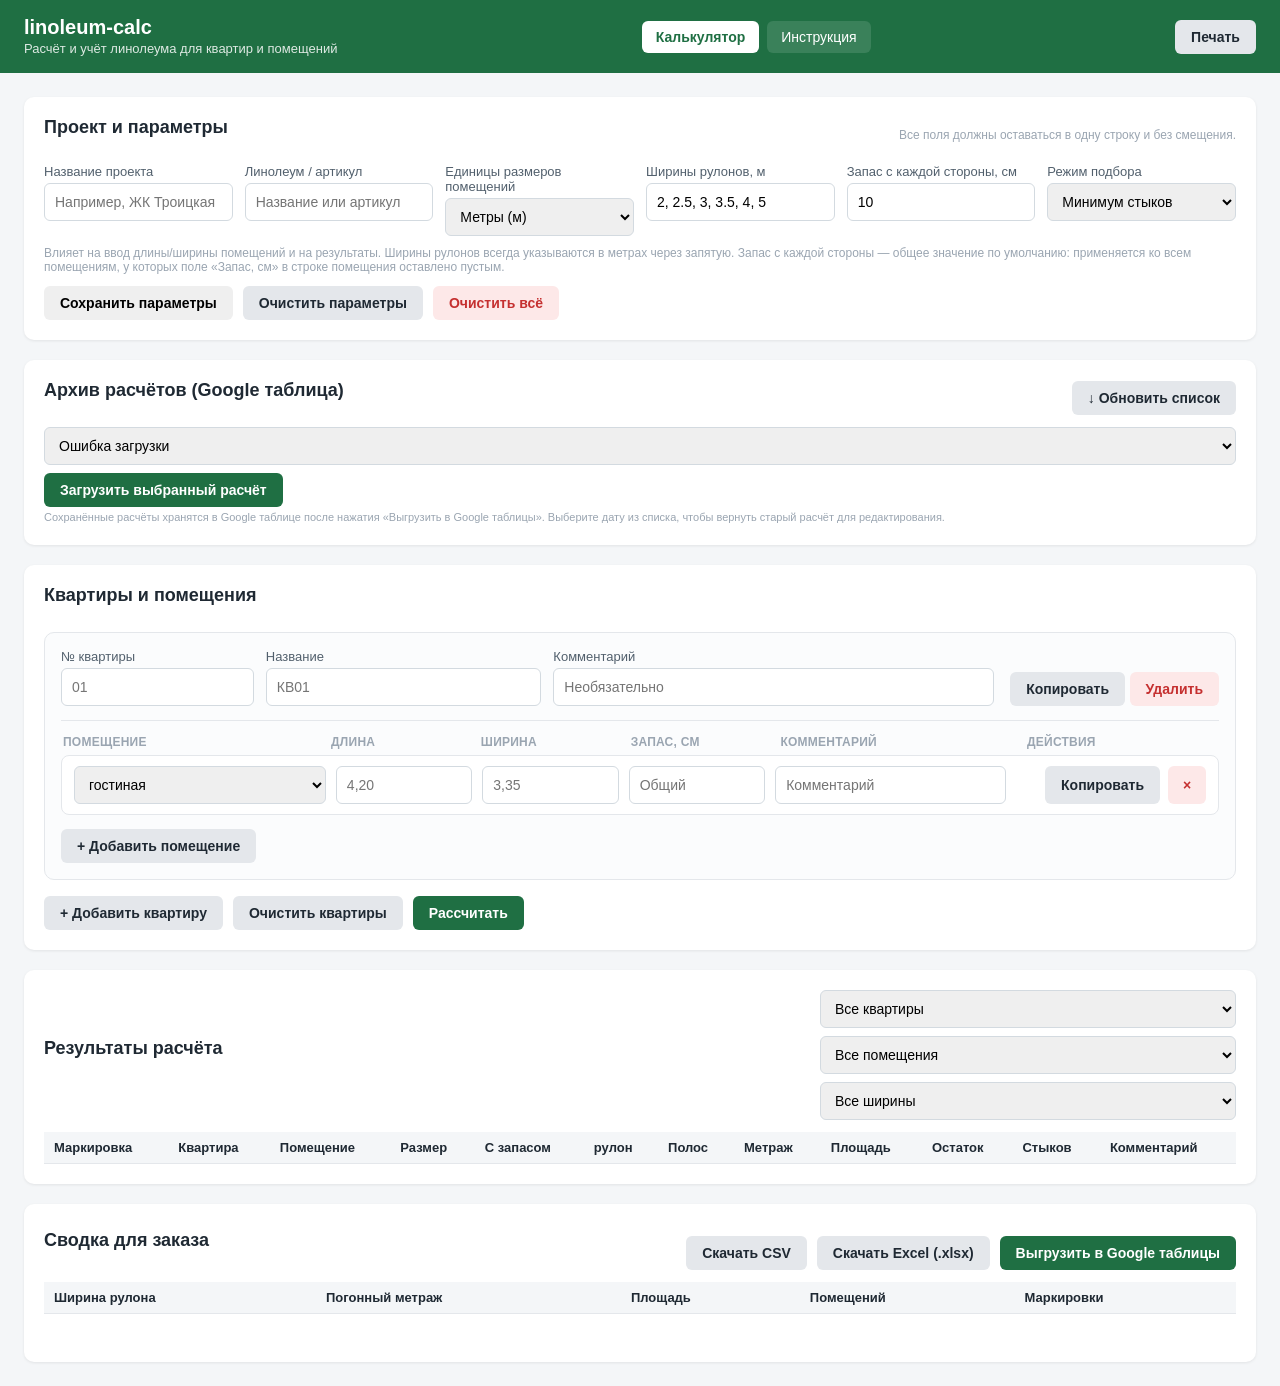
<file: index.html>
<!doctype html>
<html lang="ru">
<head>
  <meta charset="utf-8">
  <meta name="viewport" content="width=device-width,initial-scale=1">
  <title>linoleum-calc — расчёт линолеума</title>
  <link rel="stylesheet" href="style.css">
</head>
<body>
  <header>
    <div>
      <b>linoleum-calc</b>
      <span>Расчёт и учёт линолеума для квартир и помещений</span>
    </div>
    <nav class="topnav">
      <a href="index.html" class="active">Калькулятор</a>
      <a href="docs/instructions.md">Инструкция</a>
    </nav>
    <button id="printBtn" class="secondary">Печать</button>
  </header>

  <main>
    <section class="card">
      <div class="section-head">
        <h1>Проект и параметры</h1>
        <p class="muted">Все поля должны оставаться в одну строку и без смещения.</p>
      </div>

      <div class="grid settings">
        <label>Название проекта
          <input id="projectName" placeholder="Например, ЖК Троицкая">
        </label>
        <label>Линолеум / артикул
          <input id="material" placeholder="Название или артикул">
        </label>
        <label>Единицы размеров помещений
          <select id="units">
            <option value="m">Метры (м)</option>
            <option value="mm">Миллиметры (мм)</option>
          </select>
        </label>
        <label>Ширины рулонов, м
          <input id="rollWidths" value="2, 2.5, 3, 3.5, 4, 5">
        </label>
        <label>Запас с каждой стороны, см
          <input id="allowance" type="number" min="0" step="1" value="10">
        </label>
        <label>Режим подбора
          <select id="mode">
            <option value="seams">Минимум стыков</option>
            <option value="waste">Минимум отходов</option>
          </select>
        </label>
      </div>

      <div class="settings-hint">
        <span>Влияет на ввод длины/ширины помещений и на результаты. Ширины рулонов всегда указываются в метрах через запятую. Запас с каждой стороны — общее значение по умолчанию: применяется ко всем помещениям, у которых поле «Запас, см» в строке помещения оставлено пустым.</span>
      </div>

      <div class="actions">
        <button id="saveProject">Сохранить параметры</button>
        <button id="clearSettings" class="secondary">Очистить параметры</button>
        <button id="clearAll" class="danger">Очистить всё</button>
      </div>
    </section>

    <section class="card">
      <div class="section-head">
        <h2>Архив расчётов (Google таблица)</h2>
        <button id="refreshArchive" class="secondary">↓ Обновить список</button>
      </div>

      <div class="filters">
        <select id="archiveSelect">
          <option value="">Архив не загружен</option>
        </select>
        <button id="loadArchive" class="primary">Загрузить выбранный расчёт</button>
      </div>

      <small>
        Сохранённые расчёты хранятся в Google таблице после нажатия «Выгрузить в Google таблицы».
        Выберите дату из списка, чтобы вернуть старый расчёт для редактирования.
      </small>
    </section>

    <section class="card">
      <div class="section-head">
        <h2>Квартиры и помещения</h2>
      </div>

      <div id="apartments"></div>

      <div class="actions bottom-actions">
        <button id="addApartmentBottom" class="secondary">+ Добавить квартиру</button>
        <button id="clearApartments" class="secondary">Очистить квартиры</button>
        <button id="calculateBottom" class="primary">Рассчитать</button>
      </div>
    </section>

    <section class="card">
      <div class="section-head">
        <h2>Результаты расчёта</h2>
        <div class="filters">
          <select id="filterApartment"><option value="">Все квартиры</option></select>
          <select id="filterRoom"><option value="">Все помещения</option></select>
          <select id="filterWidth"><option value="">Все ширины</option></select>
        </div>
      </div>

      <div class="table-wrap">
        <table>
          <thead>
            <tr>
              <th>Маркировка</th>
              <th>Квартира</th>
              <th>Помещение</th>
              <th>Размер</th>
              <th>С запасом</th>
              <th>рулон</th>
              <th>Полос</th>
              <th>Метраж</th>
              <th>Площадь</th>
              <th>Остаток</th>
              <th>Стыков</th>
              <th>Комментарий</th>
            </tr>
          </thead>
          <tbody id="results"></tbody>
        </table>
      </div>
    </section>

    <section class="card">
      <div class="section-head">
        <h2>Сводка для заказа</h2>
        <div class="actions">
          <button id="downloadCsv" class="secondary">Скачать CSV</button>
          <button id="downloadXlsx" class="secondary">Скачать Excel (.xlsx)</button>
          <button id="exportSheets" class="primary">Выгрузить в Google таблицы</button>
        </div>
      </div>

      <div class="table-wrap">
        <table>
          <thead>
            <tr>
              <th>Ширина рулона</th>
              <th>Погонный метраж</th>
              <th>Площадь</th>
              <th>Помещений</th>
              <th>Маркировки</th>
            </tr>
          </thead>
          <tbody id="summary"></tbody>
        </table>
      </div>

      <p id="message" class="message"></p>
    </section>
  </main>

  <template id="apartmentTpl">
    <article class="apartment">
      <div class="apt-head">
        <div class="apt-fields">
          <label>№ квартиры
            <input class="apt-number" placeholder="01">
          </label>
          <label>Название
            <input class="apt-name" placeholder="КВ01">
          </label>
          <label>Комментарий
            <input class="apt-comment" placeholder="Необязательно">
          </label>
        </div>
        <div class="apt-actions">
          <button class="copy-apt secondary">Копировать</button>
          <button class="delete-apt danger">Удалить</button>
        </div>
      </div>

      <div class="rooms-head">
        <span>Помещение</span>
        <span>Длина</span>
        <span>Ширина</span>
        <span>Запас, см</span>
        <span>Комментарий</span>
        <span>Действия</span>
      </div>

      <div class="rooms"></div>

      <button class="add-room secondary">+ Добавить помещение</button>
    </article>
  </template>

  <template id="roomTpl">
    <div class="room">
      <div class="room-main">
        <select class="room-type"></select>
        <input class="room-custom" placeholder="Своё название" hidden>
        <input class="room-code" placeholder="Код" hidden>
      </div>
      <label class="room-dim"><span class="mobile-label">Длина</span><input class="room-length" inputmode="decimal" placeholder="4,20"></label>
      <label class="room-dim"><span class="mobile-label">Ширина</span><input class="room-width" inputmode="decimal" placeholder="3,35"></label>
      <label class="room-dim"><span class="mobile-label">Запас, см</span><input class="room-allowance" type="number" min="0" step="1" placeholder="Общий"></label>
      <input class="room-comment" placeholder="Комментарий">
      <div class="room-actions">
        <button class="copy-room secondary">Копировать</button>
        <button class="delete-room danger">×</button>
      </div>
    </div>
  </template>

  <script src="https://cdn.sheetjs.com/xlsx-0.20.2/package/dist/xlsx.full.min.js"></script>
  <script src="app.js"></script>
</body>
</html>
</file>
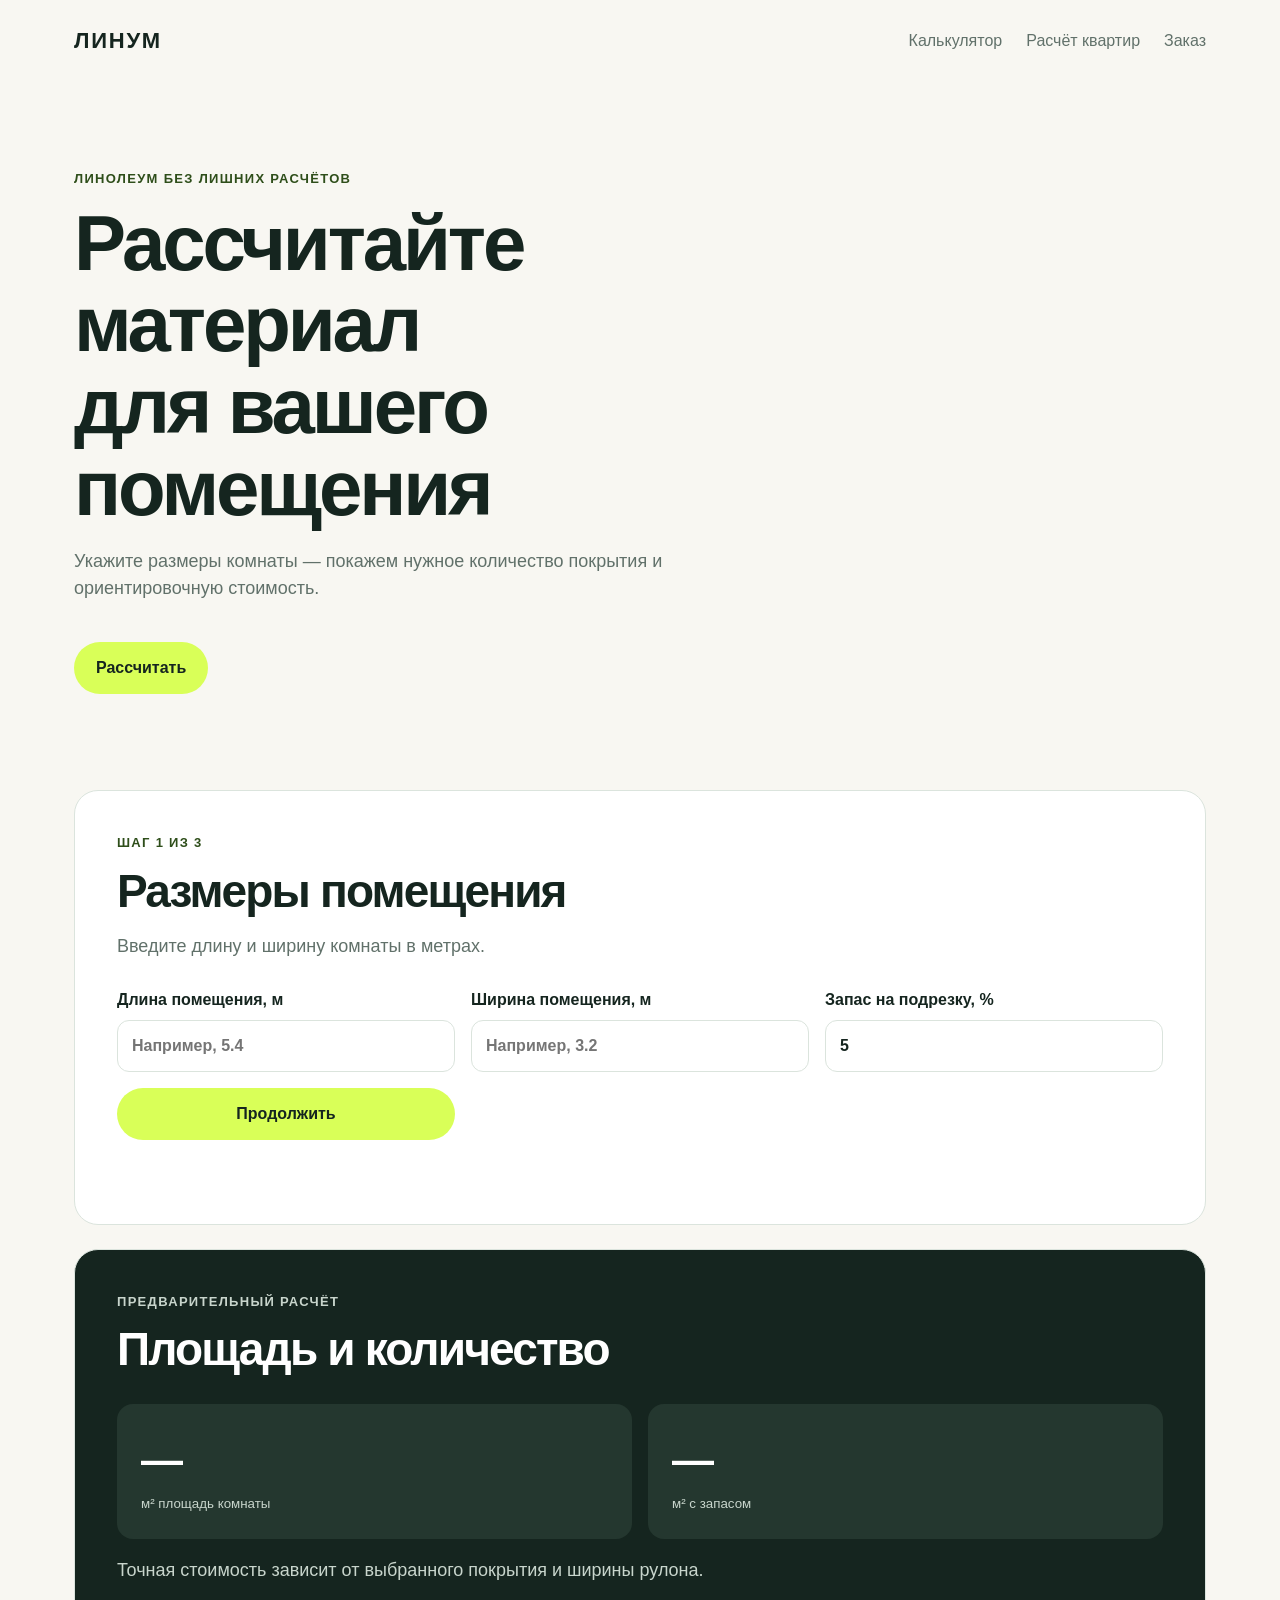
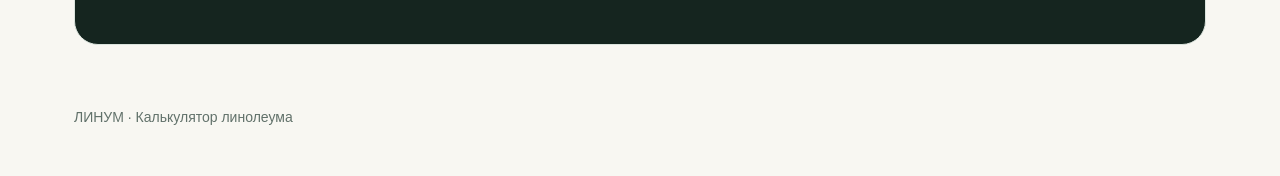
<file: frontend-v2/index.html>
<!doctype html>
<html lang="ru">
<head>
  <meta charset="UTF-8" />
  <meta name="viewport" content="width=device-width, initial-scale=1.0" />
  <meta name="description" content="Новый интерфейс калькулятора линолеума" />
  <title>Линум — калькулятор линолеума</title>
  <link rel="stylesheet" href="style.css" />
</head>
<body>
  <header class="site-header">
    <a class="brand" href="#top" aria-label="Линум, на главную">ЛИНУМ</a>
    <nav aria-label="Главное меню">
      <a href="#calculator">Калькулятор</a>
      <a href="calculator.html">Расчёт квартир</a>
      <a href="#order">Заказ</a>
    </nav>
  </header>

  <main id="top">
    <section class="hero" aria-labelledby="page-title">
      <p class="eyebrow">Линолеум без лишних расчётов</p>
      <h1 id="page-title">Рассчитайте материал<br />для вашего помещения</h1>
      <p class="hero-text">Укажите размеры комнаты — покажем нужное количество покрытия и ориентировочную стоимость.</p>
      <a class="button button-primary" href="#calculator">Рассчитать</a>
    </section>

    <section class="calculator" id="calculator" aria-labelledby="calculator-title">
      <div class="section-heading">
        <p class="eyebrow">Шаг 1 из 3</p>
        <h2 id="calculator-title">Размеры помещения</h2>
        <p>Введите длину и ширину комнаты в метрах.</p>
      </div>
      <form id="calculator-form" novalidate>
        <label>Длина помещения, м<input id="room-length" name="length" type="number" min="0.1" step="0.01" placeholder="Например, 5.4" required /></label>
        <label>Ширина помещения, м<input id="room-width" name="width" type="number" min="0.1" step="0.01" placeholder="Например, 3.2" required /></label>
        <label>Запас на подрезку, %<input id="reserve" name="reserve" type="number" min="0" max="30" step="1" value="5" /></label>
        <button class="button button-primary" type="submit">Продолжить</button>
      </form>
      <p class="form-message" id="form-message" role="status"></p>
    </section>

    <section class="result" id="order" aria-labelledby="result-title">
      <p class="eyebrow">Предварительный расчёт</p>
      <h2 id="result-title">Площадь и количество</h2>
      <div class="result-grid">
        <p><span id="area-value">—</span><small>м² площадь комнаты</small></p>
        <p><span id="total-value">—</span><small>м² с запасом</small></p>
      </div>
      <p class="hint">Точная стоимость зависит от выбранного покрытия и ширины рулона.</p>
    </section>
  </main>

  <footer>ЛИНУМ · Калькулятор линолеума</footer>
  <script src="app.js"></script>
</body>
</html>
</file>
<file: style.css>
*{box-sizing:border-box;}
body{margin:0;font-family:Segoe UI,Arial,sans-serif;background:#f4f6f8;color:#1f2933;}
header{display:flex;justify-content:space-between;align-items:center;padding:16px 24px;background:#1f6f43;color:#fff;flex-wrap:wrap;gap:12px;}
header div b{font-size:20px;display:block;}
header div span{font-size:13px;opacity:.85;}
.topnav{display:flex;gap:8px;flex-wrap:wrap;}
.topnav a{color:#fff;text-decoration:none;padding:8px 14px;border-radius:6px;font-size:14px;background:rgba(255,255,255,.12);}
.topnav a.active{background:#fff;color:#1f6f43;font-weight:600;}
.topnav a:hover{background:rgba(255,255,255,.25);}
.topnav a.active:hover{background:#fff;}
main{max-width:1280px;margin:0 auto;padding:24px;display:flex;flex-direction:column;gap:20px;}
.card{background:#fff;border-radius:10px;padding:20px;box-shadow:0 1px 3px rgba(0,0,0,.08);}
.card h1,.card h2{margin:0 0 14px;font-size:18px;}
.section-head{display:flex;justify-content:space-between;align-items:center;margin-bottom:12px;flex-wrap:wrap;gap:8px;}
.grid.settings{display:grid;grid-template-columns:repeat(6,minmax(0,1fr));gap:12px;align-items:start;}
.settings-hint{margin:10px 0 0;color:#9aa5b1;font-size:12px;}
label{display:flex;flex-direction:column;font-size:13px;color:#52606d;gap:4px;min-width:0;}
input,select{width:100%;min-width:0;padding:8px 10px;border:1px solid #d3dae0;border-radius:6px;font-size:14px;height:38px;}
small{color:#9aa5b1;font-size:11px;}
.actions{display:flex;gap:10px;margin-top:12px;flex-wrap:wrap;}
button{cursor:pointer;border:none;border-radius:6px;padding:9px 16px;font-size:14px;font-weight:600;}
button.primary{background:#1f6f43;color:#fff;}
button.secondary{background:#e4e7eb;color:#1f2933;}
button.danger{background:#fde8e8;color:#c53030;}
button:hover{opacity:.9;}
.muted{color:#9aa5b1;font-size:12px;margin:0;}

.apartment{border:1px solid #e4e7eb;border-radius:10px;padding:16px;margin-bottom:16px;background:#fbfcfd;}
.apt-head{display:flex;justify-content:space-between;align-items:flex-end;gap:16px;flex-wrap:wrap;padding-bottom:14px;margin-bottom:14px;border-bottom:1px solid #e4e7eb;}
.apt-fields{display:grid;grid-template-columns:minmax(90px,.7fr) minmax(120px,1fr) minmax(160px,1.6fr);gap:12px;flex:1 1 480px;}
.apt-actions{margin:0;flex:0 0 auto;}
.apt-actions button{white-space:nowrap;}

.rooms-head{display:grid;grid-template-columns:minmax(140px,1.2fr) minmax(80px,.65fr) minmax(80px,.65fr) minmax(90px,.65fr) minmax(130px,1.1fr) 190px;gap:10px;padding:0 2px 6px;font-size:12px;color:#9aa5b1;font-weight:600;text-transform:uppercase;letter-spacing:.02em;}
.rooms{display:flex;flex-direction:column;gap:10px;margin:0 0 14px;}
.room{display:grid;grid-template-columns:minmax(140px,1.2fr) minmax(80px,.65fr) minmax(80px,.65fr) minmax(90px,.65fr) minmax(130px,1.1fr) 190px;gap:10px;align-items:center;background:#fff;border:1px solid #e4e7eb;border-radius:8px;padding:10px 12px;}
.room-main{display:flex;flex-direction:column;gap:6px;min-width:0;}
.room-main select,.room-main input{height:38px;}
.room-dim{margin:0;}
.room-dim .mobile-label{display:none;}
.room>label,.room>input{margin:0;}
.room .room-comment{height:38px;}
.room-actions{display:flex;gap:8px;justify-content:flex-end;}
.room-actions button{white-space:nowrap;height:38px;}
.room-actions .delete-room{width:38px;padding:0;flex:0 0 38px;}
.table-wrap{overflow-x:auto;}
table{width:100%;border-collapse:collapse;font-size:13px;}
th,td{padding:8px 10px;border-bottom:1px solid #e4e7eb;text-align:left;white-space:nowrap;}
th{background:#f4f6f8;font-weight:600;}
.filters{display:flex;gap:8px;flex-wrap:wrap;}
.message{min-height:20px;color:#c53030;font-size:13px;margin:8px 0 0;}
.steps{padding-left:22px;display:flex;flex-direction:column;gap:10px;}
.steps li{line-height:1.5;}
.steps ul{margin-top:6px;}
code{background:#f4f6f8;padding:2px 6px;border-radius:4px;font-size:13px;}

@media (max-width:1200px){
  .grid.settings{grid-template-columns:repeat(3,minmax(0,1fr));}
  .rooms-head{display:none;}
  .room{grid-template-columns:1fr 1fr;grid-template-areas:"main main" "length width" "allowance allowance" "comment comment" "actions actions";}
  .room-main{grid-area:main;}
  .room-dim:nth-child(2){grid-area:length;}
  .room-dim:nth-child(3){grid-area:width;}
  .room-dim:nth-child(4){grid-area:allowance;}
  .room .room-comment{grid-area:comment;}
  .room-actions{grid-area:actions;justify-content:stretch;}
  .room-actions button{flex:1 1 0;}
  .room-actions .delete-room{flex:0 0 44px;}
  .room-dim .mobile-label{display:block;font-size:12px;color:#9aa5b1;margin-bottom:4px;}
}
@media (max-width:900px){.grid.settings{grid-template-columns:repeat(2,minmax(0,1fr));}}
@media (max-width:760px){
  header{padding:14px 16px;}
  main{padding:16px;}
  .grid.settings{grid-template-columns:1fr;}
  .apt-fields{grid-template-columns:1fr;}
  .apt-head{align-items:stretch;}
  .apt-actions{display:flex;}
  .apt-actions button{flex:1 1 0;}
  table th,table td{white-space:normal;}
  .topnav{order:3;width:100%;}
}
@media print{header .actions,.card .actions,.filters,.topnav,#addApartment,.delete-apt,.delete-room,.copy-apt,.copy-room{display:none!important;}body{background:#fff;}.card{box-shadow:none;border:1px solid #ddd;}}
</file>
<file: frontend-v2/style.css>
:root {
  --ink: #15251f;
  --muted: #61716a;
  --line: #dbe4dd;
  --paper: #f8f7f2;
  --surface: #ffffff;
  --accent: #d9ff58;
  --accent-dark: #2e4e1a;
  --radius: 24px;
}

* { box-sizing: border-box; }
html { scroll-behavior: smooth; }
body {
  margin: 0;
  color: var(--ink);
  background: var(--paper);
  font: 16px/1.5 Arial, sans-serif;
}
a { color: inherit; text-decoration: none; }
.site-header, main, footer { max-width: 1180px; margin: auto; }
.site-header {
  display: flex; align-items: center; justify-content: space-between;
  padding: 24px;
}
.brand { font-size: 22px; font-weight: 800; letter-spacing: .08em; }
nav { display: flex; gap: 24px; color: var(--muted); }
.hero { padding: 88px 24px 96px; max-width: 820px; }
.eyebrow { margin: 0 0 14px; color: var(--accent-dark); font-size: 13px; font-weight: 700; letter-spacing: .1em; text-transform: uppercase; }
h1, h2 { margin: 0; line-height: 1.05; letter-spacing: -.04em; }
h1 { font-size: clamp(42px, 7vw, 78px); }
h2 { font-size: clamp(30px, 4vw, 46px); }
.hero-text, .section-heading > p:not(.eyebrow), .hint { color: var(--muted); max-width: 620px; font-size: 18px; }
.button {
  display: inline-flex; justify-content: center; align-items: center; min-height: 52px;
  margin-top: 22px; padding: 0 22px; border: 0; border-radius: 999px;
  cursor: pointer; font: inherit; font-weight: 700;
}
.button-primary { background: var(--accent); color: var(--ink); }
.button-primary:hover { background: #c9ef45; }
.calculator, .result { margin: 0 24px 24px; padding: 42px; background: var(--surface); border: 1px solid var(--line); border-radius: var(--radius); }
.section-heading { margin-bottom: 28px; }
form { display: grid; grid-template-columns: repeat(3, 1fr); gap: 16px; align-items: end; }
label { display: grid; gap: 8px; font-weight: 700; }
input { width: 100%; min-height: 52px; padding: 0 14px; border: 1px solid var(--line); border-radius: 12px; color: var(--ink); font: inherit; }
input:focus { outline: 3px solid #d9ff5880; border-color: var(--accent-dark); }
form .button { margin: 0; }
.form-message { min-height: 24px; margin: 18px 0 0; color: #a12b18; }
.result { background: var(--ink); color: white; }
.result .eyebrow, .result .hint { color: #c8d5cc; }
.result-grid { display: grid; grid-template-columns: repeat(2, minmax(0, 1fr)); gap: 16px; margin-top: 30px; }
.result-grid p { margin: 0; padding: 24px; border-radius: 16px; background: #24372f; }
.result-grid span { display: block; font-size: 42px; font-weight: 800; letter-spacing: -.04em; }
.result-grid small { color: #c8d5cc; }
footer { padding: 38px 24px 48px; color: var(--muted); font-size: 14px; }
@media (max-width: 720px) {
  .site-header { padding: 18px 20px; }
  nav { gap: 14px; font-size: 14px; }
  .hero { padding: 64px 20px 72px; }
  .calculator, .result { margin: 0 20px 20px; padding: 26px 20px; }
  form, .result-grid { grid-template-columns: 1fr; }
}
</file>
